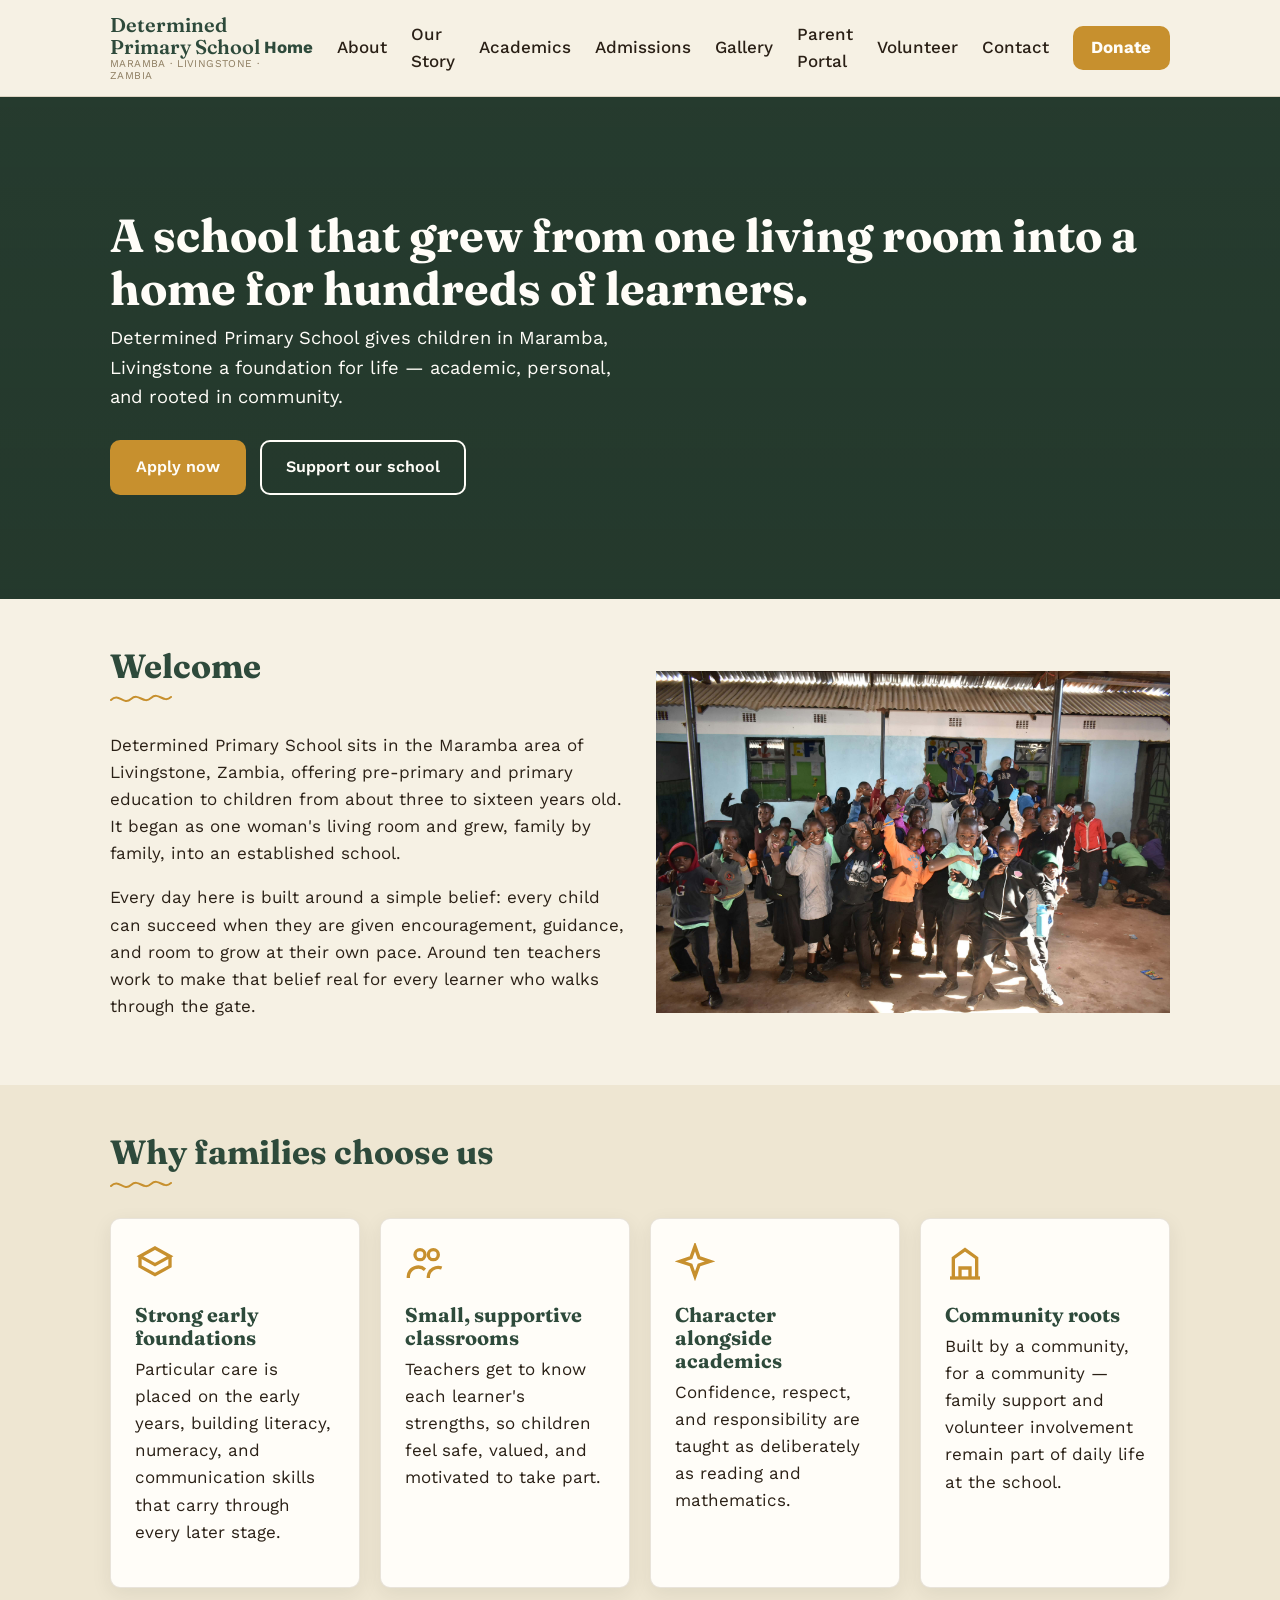
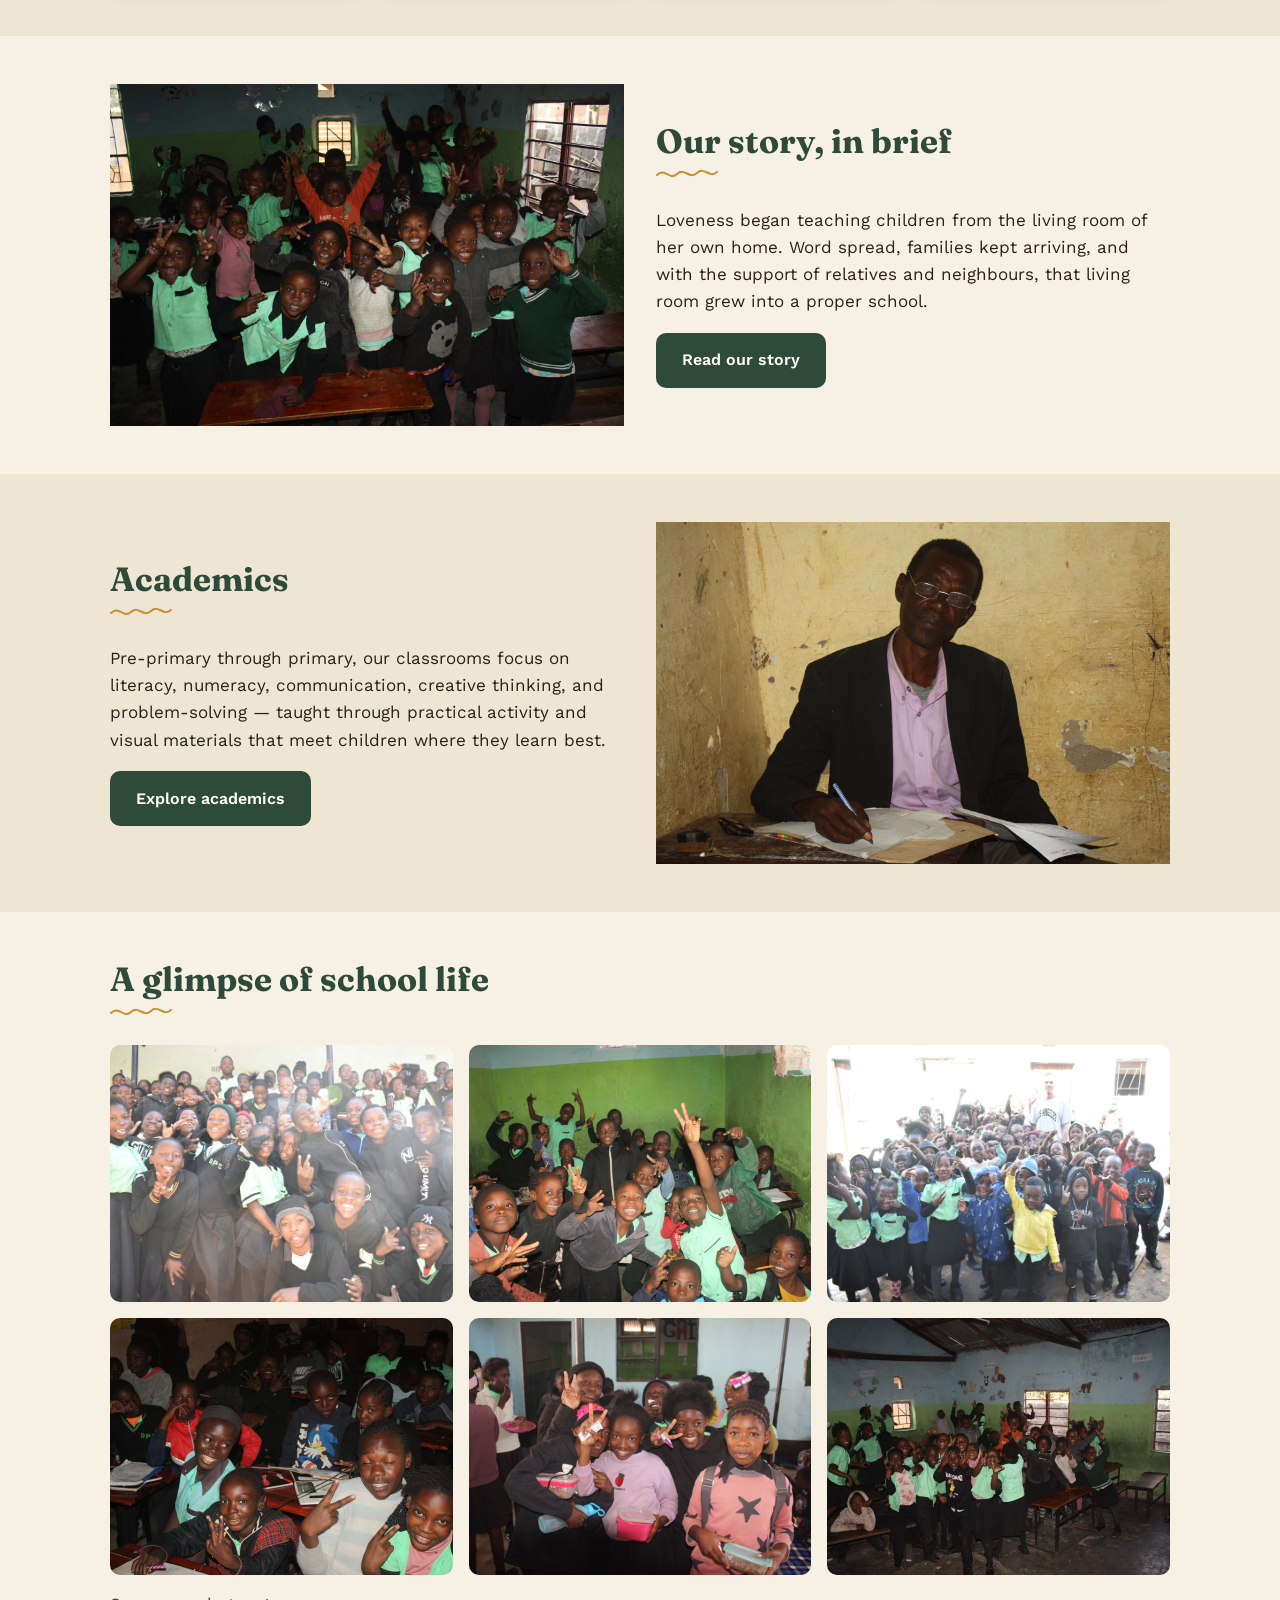
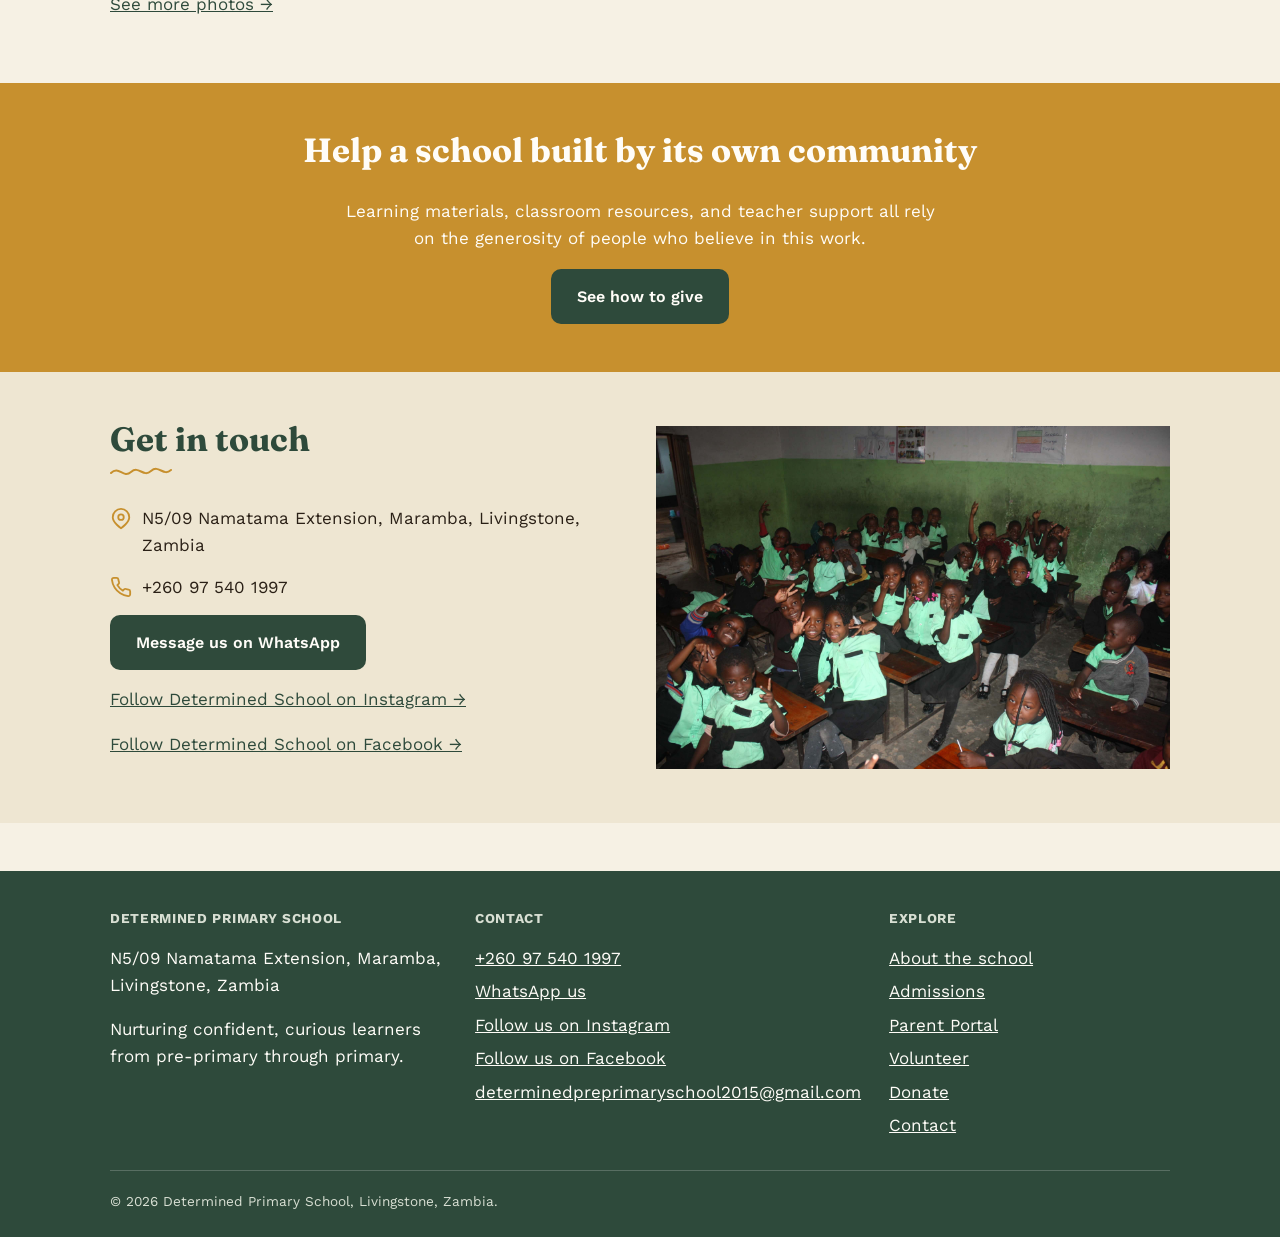
<file: index.html>
<!DOCTYPE html>
<html lang="en">
<head>
<meta charset="UTF-8">
<meta name="viewport" content="width=device-width, initial-scale=1.0">
<title>Determined Primary School | Pre-Primary & Primary School in Livingstone, Zambia</title>
<meta name="description" content="Determined Primary School is a community pre-primary and primary school in Maramba, Livingstone, Zambia, founded by Loveness. Apply, donate, or get in touch.">
<link rel="canonical" href="https://determinedschoollivingstone.net/index.html">
<link rel="icon" href="favicon.svg" type="image/svg+xml">

<link rel="preconnect" href="https://fonts.googleapis.com">
<link rel="preconnect" href="https://fonts.gstatic.com" crossorigin>
<link href="https://fonts.googleapis.com/css2?family=Fraunces:opsz,wght@9..144,500;9..144,600;9..144,700&family=Work+Sans:wght@400;500;600;700&display=swap" rel="stylesheet">
<link rel="stylesheet" href="css/style.css">

<meta property="og:type" content="website">
<meta property="og:title" content="Determined Primary School | Pre-Primary & Primary School in Livingstone, Zambia">
<meta property="og:description" content="Determined Primary School is a community pre-primary and primary school in Maramba, Livingstone, Zambia, founded by Loveness. Apply, donate, or get in touch.">
<meta property="og:url" content="https://determinedschoollivingstone.net/index.html">
<meta property="og:image" content="https://determinedschoollivingstone.net/images/hero-classroom.jpg">
<meta name="twitter:card" content="summary_large_image">
<meta name="twitter:title" content="Determined Primary School | Pre-Primary & Primary School in Livingstone, Zambia">
<meta name="twitter:description" content="Determined Primary School is a community pre-primary and primary school in Maramba, Livingstone, Zambia, founded by Loveness. Apply, donate, or get in touch.">
<script type="application/ld+json">
{
  "@context": "https://schema.org",
  "@type": "School",
  "name": "Determined Primary School",
  "address": {
    "@type": "PostalAddress",
    "streetAddress": "N5/09 Namatama Extension, Maramba",
    "addressLocality": "Livingstone",
    "addressCountry": "Zambia"
  },
  "telephone": "+260975401997",
  "url": "https://determinedschoollivingstone.net",
  "description": "A community pre-primary and primary school in Maramba, Livingstone, Zambia, founded by Loveness."
}
</script>
</head>
<body>
<a class="skip-link" href="#main">Skip to main content</a>
<header class="site-header">
  <div class="header-inner">
    <a class="logo" href="index.html">Determined Primary School
      <span>Maramba &middot; Livingstone &middot; Zambia</span>
    </a>
    <button class="nav-toggle" aria-expanded="false" aria-controls="main-nav" aria-label="Open menu">
      <svg viewBox="0 0 24 24" fill="none" stroke="currentColor" stroke-width="2" stroke-linecap="round"><line x1="3" y1="6" x2="21" y2="6"/><line x1="3" y1="12" x2="21" y2="12"/><line x1="3" y1="18" x2="21" y2="18"/></svg>
    </button>
    <nav class="main-nav" id="main-nav" aria-label="Primary">
        <a href="index.html" aria-current="page">Home</a>
        <a href="about.html">About</a>
        <a href="our-story.html">Our Story</a>
        <a href="academics.html">Academics</a>
        <a href="admissions.html">Admissions</a>
        <a href="gallery.html">Gallery</a>
        <a href="portal.html">Parent Portal</a>
        <a href="volunteer.html">Volunteer</a>
        <a href="contact.html">Contact</a>
        <a href="donate.html" class="nav-donate">Donate</a>
    </nav>
  </div>
</header>
<main id="main">

<section class="hero">
  <div class="hero-inner">
    <h1>A school that grew from one living room into a home for hundreds of learners.</h1>
    <p class="tagline">Determined Primary School gives children in Maramba, Livingstone a foundation for life &mdash; academic, personal, and rooted in community.</p>
    <div class="hero-actions">
      <a class="btn btn-primary" href="apply.html">Apply now</a>
      <a class="btn btn-outline" href="donate.html">Support our school</a>
    </div>
  </div>
</section>

<section>
  <div class="container">
    <div class="two-col">
      <div>
        <h2 class="section-title">Welcome</h2>
        <p>Determined Primary School sits in the Maramba area of Livingstone, Zambia, offering pre-primary and primary education to children from about three to sixteen years old. It began as one woman's living room and grew, family by family, into an established school.</p>
        <p>Every day here is built around a simple belief: every child can succeed when they are given encouragement, guidance, and room to grow at their own pace. Around ten teachers work to make that belief real for every learner who walks through the gate.</p>
      </div>
      <div>
        <img src="images/hero-classroom.jpg" width="640" height="480" alt="Learners at Determined Primary School seated together in a classroom in Maramba, Livingstone" loading="lazy">
      </div>
    </div>
  </div>
</section>

<section class="section-alt">
  <div class="container">
    <h2 class="section-title">Why families choose us</h2>
    <div class="card-grid cols-4">
      <div class="card fade-in">
        <svg class="icon" viewBox="0 0 24 24" fill="none" stroke="currentColor" stroke-width="2"><path d="M12 3l9 5-9 5-9-5 9-5z"/><path d="M3 8v6l9 5 9-5V8"/></svg>
        <h3>Strong early foundations</h3>
        <p>Particular care is placed on the early years, building literacy, numeracy, and communication skills that carry through every later stage.</p>
      </div>
      <div class="card fade-in">
        <svg class="icon" viewBox="0 0 24 24" fill="none" stroke="currentColor" stroke-width="2"><circle cx="9" cy="7" r="3"/><circle cx="17" cy="7" r="3"/><path d="M2 21v-1a6 6 0 0 1 10-4"/><path d="M14 21v-1a6 6 0 0 1 8-5"/></svg>
        <h3>Small, supportive classrooms</h3>
        <p>Teachers get to know each learner's strengths, so children feel safe, valued, and motivated to take part.</p>
      </div>
      <div class="card fade-in">
        <svg class="icon" viewBox="0 0 24 24" fill="none" stroke="currentColor" stroke-width="2"><path d="M12 2l2.4 6.8L21 11l-6.6 2.2L12 20l-2.4-6.8L3 11l6.6-2.2z"/></svg>
        <h3>Character alongside academics</h3>
        <p>Confidence, respect, and responsibility are taught as deliberately as reading and mathematics.</p>
      </div>
      <div class="card fade-in">
        <svg class="icon" viewBox="0 0 24 24" fill="none" stroke="currentColor" stroke-width="2"><path d="M3 21h18"/><path d="M5 21V9l7-5 7 5v12"/><path d="M9 21v-6h6v6"/></svg>
        <h3>Community roots</h3>
        <p>Built by a community, for a community &mdash; family support and volunteer involvement remain part of daily life at the school.</p>
      </div>
    </div>
  </div>
</section>

<section>
  <div class="container two-col">
    <div>
      <img src="images/our-story-preview.jpg" width="640" height="480" alt="A quiet corner representing the home where Loveness first began teaching children" loading="lazy">
    </div>
    <div>
      <h2 class="section-title">Our story, in brief</h2>
      <p>Loveness began teaching children from the living room of her own home. Word spread, families kept arriving, and with the support of relatives and neighbours, that living room grew into a proper school.</p>
      <a class="btn btn-green" href="our-story.html">Read our story</a>
    </div>
  </div>
</section>

<section class="section-alt">
  <div class="container two-col">
    <div>
      <h2 class="section-title">Academics</h2>
      <p>Pre-primary through primary, our classrooms focus on literacy, numeracy, communication, creative thinking, and problem-solving &mdash; taught through practical activity and visual materials that meet children where they learn best.</p>
      <a class="btn btn-green" href="academics.html">Explore academics</a>
    </div>
    <div>
      <img src="images/academics-preview.jpg" width="640" height="480" alt="Learners working with visual classroom materials" loading="lazy">
    </div>
  </div>
</section>

<section>
  <div class="container">
    <h2 class="section-title">A glimpse of school life</h2>
    <div class="gallery-grid">
      <button type="button" data-lightbox-trigger data-caption="Classrooms at Determined Primary School">
        <img src="images/gallery-01.jpg" width="400" height="300" alt="Classroom at Determined Primary School" loading="lazy">
      </button>
      <button type="button" data-lightbox-trigger data-caption="Learners at Determined Primary School">
        <img src="images/gallery-02.jpg" width="400" height="300" alt="Learners at Determined Primary School" loading="lazy">
      </button>
      <button type="button" data-lightbox-trigger data-caption="Classroom activities">
        <img src="images/gallery-03.jpg" width="400" height="300" alt="Children taking part in a classroom activity" loading="lazy">
      </button>
      <button type="button" data-lightbox-trigger data-caption="The school grounds">
        <img src="images/gallery-04.jpg" width="400" height="300" alt="The grounds of Determined Primary School" loading="lazy">
      </button>
      <button type="button" data-lightbox-trigger data-caption="Learners at Determined Primary School">
        <img src="images/gallery-05.jpg" width="400" height="300" alt="Learners working together" loading="lazy">
      </button>
      <button type="button" data-lightbox-trigger data-caption="Classroom activities">
        <img src="images/gallery-06.jpg" width="400" height="300" alt="A hands-on classroom lesson" loading="lazy">
      </button>
    </div>
    <p style="margin-top:1rem;"><a href="gallery.html">See more photos &rarr;</a></p>
  </div>
</section>

<section class="donate-band">
  <div class="container">
    <h2 class="section-title">Help a school built by its own community</h2>
    <p>Learning materials, classroom resources, and teacher support all rely on the generosity of people who believe in this work.</p>
    <a class="btn btn-green" href="donate.html">See how to give</a>
  </div>
</section>

<section class="section-alt">
  <div class="container two-col">
    <div>
      <h2 class="section-title">Get in touch</h2>
      <ul class="info-list">
        <li>
          <svg viewBox="0 0 24 24" fill="none" stroke="currentColor" stroke-width="2"><path d="M21 10c0 6-9 12-9 12s-9-6-9-12a9 9 0 0 1 18 0z"/><circle cx="12" cy="10" r="3"/></svg>
          N5/09 Namatama Extension, Maramba, Livingstone, Zambia
        </li>
        <li>
          <svg viewBox="0 0 24 24" fill="none" stroke="currentColor" stroke-width="2"><path d="M22 16.92v3a2 2 0 0 1-2.18 2 19.79 19.79 0 0 1-8.63-3.07 19.5 19.5 0 0 1-6-6 19.79 19.79 0 0 1-3.07-8.67A2 2 0 0 1 4.11 2h3a2 2 0 0 1 2 1.72c.13.96.36 1.9.7 2.81a2 2 0 0 1-.45 2.11L8.09 9.91a16 16 0 0 0 6 6l1.27-1.27a2 2 0 0 1 2.11-.45c.91.34 1.85.57 2.81.7A2 2 0 0 1 22 16.92z"/></svg>
          +260 97 540 1997
        </li>
      </ul>
      <a class="btn btn-whatsapp" href="https://wa.me/260975401997" target="_blank" rel="noopener">Message us on WhatsApp</a>
      <p style="margin-top:1rem;"><a href="https://www.instagram.com/determinedschoollivingstone" target="_blank" rel="noopener noreferrer">Follow Determined School on Instagram &rarr;</a></p>
      <p style="margin-top:1rem;"><a href="https://www.fb.com/l/6lp1kJRRR" target="_blank" rel="noopener noreferrer">Follow Determined School on Facebook &rarr;</a></p>
    </div>
    <div>
      <img src="images/contact-preview.jpg" width="640" height="480" alt="The entrance to Determined Primary School" loading="lazy">
    </div>
  </div>
</section>
</main>
<footer class="site-footer">
  <div class="container">
    <div class="footer-grid">
      <div>
        <h4>Determined Primary School</h4>
        <p>N5/09 Namatama Extension, Maramba, Livingstone, Zambia</p>
        <p>Nurturing confident, curious learners from pre-primary through primary.</p>
      </div>
      <div>
        <h4>Contact</h4>
        <ul class="footer-nav">
          <li><a href="tel:+260975401997">+260 97 540 1997</a></li>
          <li><a href="https://wa.me/260975401997" target="_blank" rel="noopener">WhatsApp us</a></li>
          <li><a href="https://www.instagram.com/determinedschoollivingstone" target="_blank" rel="noopener noreferrer">Follow us on Instagram</a></li>
          <li><a href="https://www.fb.com/l/6lp1kJRRR" target="_blank" rel="noopener noreferrer">Follow us on Facebook</a></li>
          <li><a href="mailto:determinedpreprimaryschool2015@gmail.com">determinedpreprimaryschool2015@gmail.com</a></li>
        </ul>
      </div>
      <div>
        <h4>Explore</h4>
        <ul class="footer-nav">
          <li><a href="about.html">About the school</a></li>
          <li><a href="admissions.html">Admissions</a></li>
          <li><a href="portal.html">Parent Portal</a></li>
          <li><a href="volunteer.html">Volunteer</a></li>
          <li><a href="donate.html">Donate</a></li>
          <li><a href="contact.html">Contact</a></li>
        </ul>
      </div>
    </div>
    <div class="footer-bottom">
      &copy; <span id="year"></span> Determined Primary School, Livingstone, Zambia.
    </div>
  </div>
</footer>
<script>document.getElementById('year').textContent = new Date().getFullYear();</script>
<script src="js/main.js"></script>
</body>
</html>
</file>
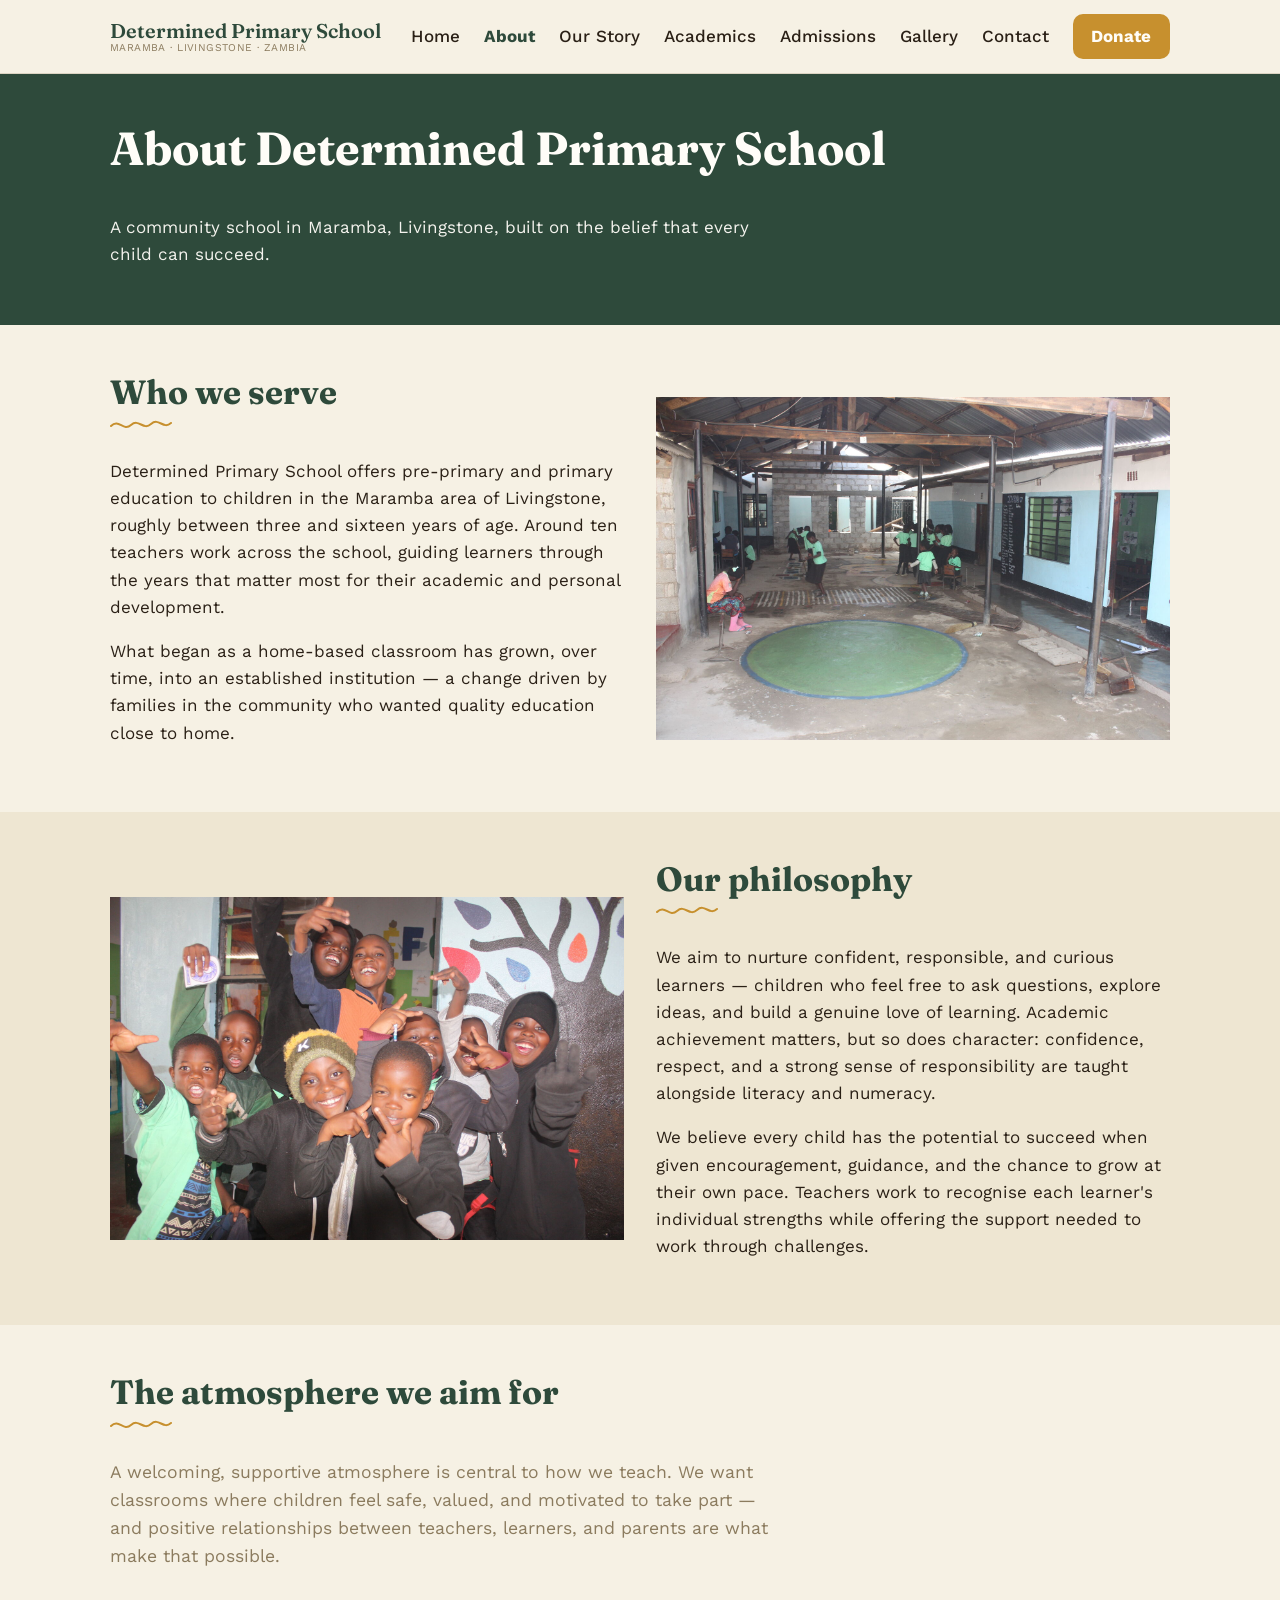
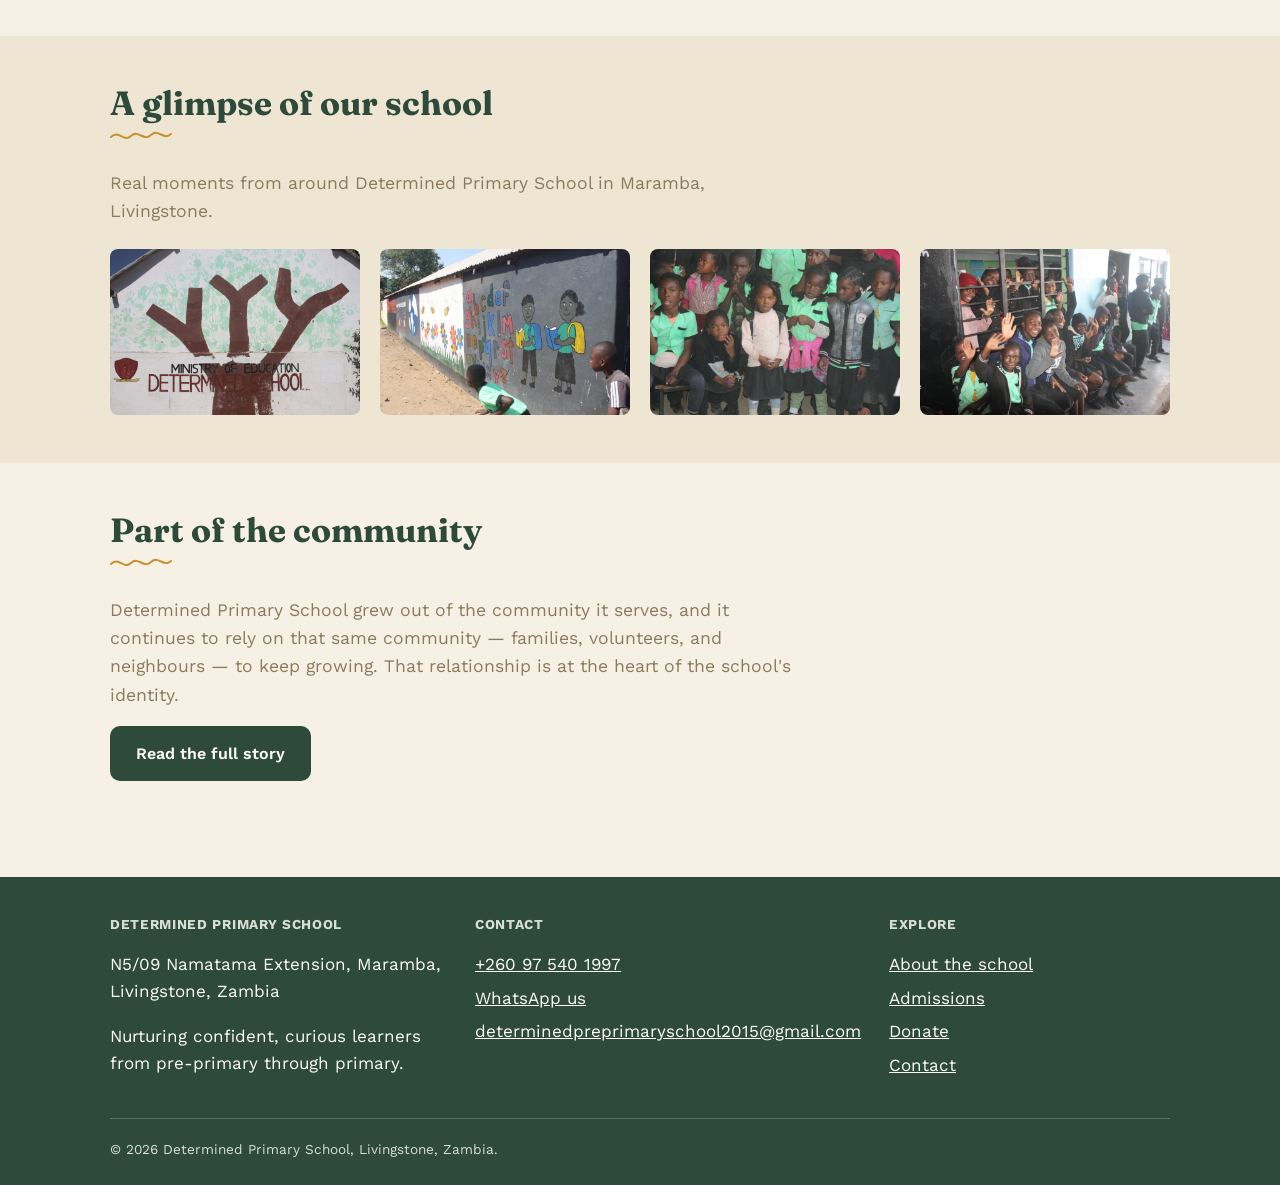
<file: about.html>
<!DOCTYPE html>
<html lang="en">
<head>
<meta charset="UTF-8">
<meta name="viewport" content="width=device-width, initial-scale=1.0">
<title>About Us | Determined Primary School, Livingstone, Zambia</title>
<meta name="description" content="Learn about Determined Primary School's philosophy, approach to learners, and role in the Maramba community in Livingstone, Zambia.">
<link rel="canonical" href="https://determinedschoollivingstone.net/about.html">
<link rel="icon" href="favicon.svg" type="image/svg+xml">

<link rel="preconnect" href="https://fonts.googleapis.com">
<link rel="preconnect" href="https://fonts.gstatic.com" crossorigin>
<link href="https://fonts.googleapis.com/css2?family=Fraunces:opsz,wght@9..144,500;9..144,600;9..144,700&family=Work+Sans:wght@400;500;600;700&display=swap" rel="stylesheet">
<link rel="stylesheet" href="css/style.css">

<meta property="og:type" content="website">
<meta property="og:title" content="About Us | Determined Primary School, Livingstone, Zambia">
<meta property="og:description" content="Learn about Determined Primary School's philosophy, approach to learners, and role in the Maramba community in Livingstone, Zambia.">
<meta property="og:url" content="https://determinedschoollivingstone.net/about.html">
<meta property="og:image" content="https://determinedschoollivingstone.net/images/hero-classroom.jpg">
<meta name="twitter:card" content="summary_large_image">
<meta name="twitter:title" content="About Us | Determined Primary School, Livingstone, Zambia">
<meta name="twitter:description" content="Learn about Determined Primary School's philosophy, approach to learners, and role in the Maramba community in Livingstone, Zambia.">
</head>
<body>
<a class="skip-link" href="#main">Skip to main content</a>
<header class="site-header">
  <div class="header-inner">
    <a class="logo" href="index.html">Determined Primary School
      <span>Maramba &middot; Livingstone &middot; Zambia</span>
    </a>
    <button class="nav-toggle" aria-expanded="false" aria-controls="main-nav" aria-label="Open menu">
      <svg viewBox="0 0 24 24" fill="none" stroke="currentColor" stroke-width="2" stroke-linecap="round"><line x1="3" y1="6" x2="21" y2="6"/><line x1="3" y1="12" x2="21" y2="12"/><line x1="3" y1="18" x2="21" y2="18"/></svg>
    </button>
    <nav class="main-nav" id="main-nav" aria-label="Primary">
        <a href="index.html">Home</a>
        <a href="about.html" aria-current="page">About</a>
        <a href="our-story.html">Our Story</a>
        <a href="academics.html">Academics</a>
        <a href="admissions.html">Admissions</a>
        <a href="gallery.html">Gallery</a>
        <a href="contact.html">Contact</a>
        <a href="donate.html" class="nav-donate">Donate</a>
    </nav>
  </div>
</header>
<main id="main">

<section class="page-hero">
  <div class="container">
    <h1>About Determined Primary School</h1>
    <p>A community school in Maramba, Livingstone, built on the belief that every child can succeed.</p>
  </div>
</section>

<section>
  <div class="container">
    <div class="two-col">
      <div>
        <h2 class="section-title">Who we serve</h2>
        <p>Determined Primary School offers pre-primary and primary education to children in the Maramba area of Livingstone, roughly between three and sixteen years of age. Around ten teachers work across the school, guiding learners through the years that matter most for their academic and personal development.</p>
        <p>What began as a home-based classroom has grown, over time, into an established institution &mdash; a change driven by families in the community who wanted quality education close to home.</p>
      </div>
      <div>
        <img src="images/school-courtyard-classrooms.jpg" width="640" height="480" alt="Open-air courtyard and classrooms at Determined Primary School in Maramba, Livingstone" loading="lazy">
      </div>
    </div>
  </div>
</section>

<section class="section-alt">
  <div class="container two-col">
    <div>
      <img src="images/pupils-boys-smiling.jpg" width="640" height="480" alt="Pupils at Determined Primary School smiling together in the classroom doorway" loading="lazy">
    </div>
    <div>
      <h2 class="section-title">Our philosophy</h2>
      <p>We aim to nurture confident, responsible, and curious learners &mdash; children who feel free to ask questions, explore ideas, and build a genuine love of learning. Academic achievement matters, but so does character: confidence, respect, and a strong sense of responsibility are taught alongside literacy and numeracy.</p>
      <p>We believe every child has the potential to succeed when given encouragement, guidance, and the chance to grow at their own pace. Teachers work to recognise each learner's individual strengths while offering the support needed to work through challenges.</p>
    </div>
  </div>
</section>

<section>
  <div class="container">
    <h2 class="section-title">The atmosphere we aim for</h2>
    <p class="lede">A welcoming, supportive atmosphere is central to how we teach. We want classrooms where children feel safe, valued, and motivated to take part &mdash; and positive relationships between teachers, learners, and parents are what make that possible.</p>
  </div>
</section>

<section class="section-alt">
  <div class="container">
    <h2 class="section-title">A glimpse of our school</h2>
    <p class="lede">Real moments from around Determined Primary School in Maramba, Livingstone.</p>
    <div style="display:grid; grid-template-columns:repeat(auto-fit, minmax(220px, 1fr)); gap:1.25rem; margin-top:1.5rem;">
      <figure style="margin:0;">
        <img src="images/school-entrance-signage.jpg" alt="Entrance signage for Determined Primary School, Maramba, Livingstone, Zambia" loading="lazy" style="width:100%; height:auto; border-radius:8px; display:block;">
      </figure>
      <figure style="margin:0;">
        <img src="images/school-alphabet-mural-wall.jpg" alt="Colourful alphabet and reading mural painted along the school wall" loading="lazy" style="width:100%; height:auto; border-radius:8px; display:block;">
      </figure>
      <figure style="margin:0;">
        <img src="images/pupils-group-portrait.jpg" alt="Group portrait of pupils at Determined Primary School" loading="lazy" style="width:100%; height:auto; border-radius:8px; display:block;">
      </figure>
      <figure style="margin:0;">
        <img src="images/pupils-waving-window.jpg" alt="Pupils waving through the classroom window at Determined Primary School" loading="lazy" style="width:100%; height:auto; border-radius:8px; display:block;">
      </figure>
    </div>
  </div>
</section>

<section>
  <div class="container">
    <h2 class="section-title">Part of the community</h2>
    <p class="lede">Determined Primary School grew out of the community it serves, and it continues to rely on that same community &mdash; families, volunteers, and neighbours &mdash; to keep growing. That relationship is at the heart of the school's identity.</p>
    <a class="btn btn-green" href="our-story.html">Read the full story</a>
  </div>
</section>
</main>
<footer class="site-footer">
  <div class="container">
    <div class="footer-grid">
      <div>
        <h4>Determined Primary School</h4>
        <p>N5/09 Namatama Extension, Maramba, Livingstone, Zambia</p>
        <p>Nurturing confident, curious learners from pre-primary through primary.</p>
      </div>
      <div>
        <h4>Contact</h4>
        <ul class="footer-nav">
          <li><a href="tel:+260975401997">+260 97 540 1997</a></li>
          <li><a href="https://wa.me/260975401997" target="_blank" rel="noopener">WhatsApp us</a></li>
          <li><a href="mailto:determinedpreprimaryschool2015@gmail.com">determinedpreprimaryschool2015@gmail.com</a></li>
        </ul>
      </div>
      <div>
        <h4>Explore</h4>
        <ul class="footer-nav">
          <li><a href="about.html">About the school</a></li>
          <li><a href="admissions.html">Admissions</a></li>
          <li><a href="donate.html">Donate</a></li>
          <li><a href="contact.html">Contact</a></li>
        </ul>
      </div>
    </div>
    <div class="footer-bottom">
      &copy; <span id="year"></span> Determined Primary School, Livingstone, Zambia.
    </div>
  </div>
</footer>
<script>document.getElementById('year').textContent = new Date().getFullYear();</script>
<script src="js/main.js"></script>
</body>
</html>
</file>
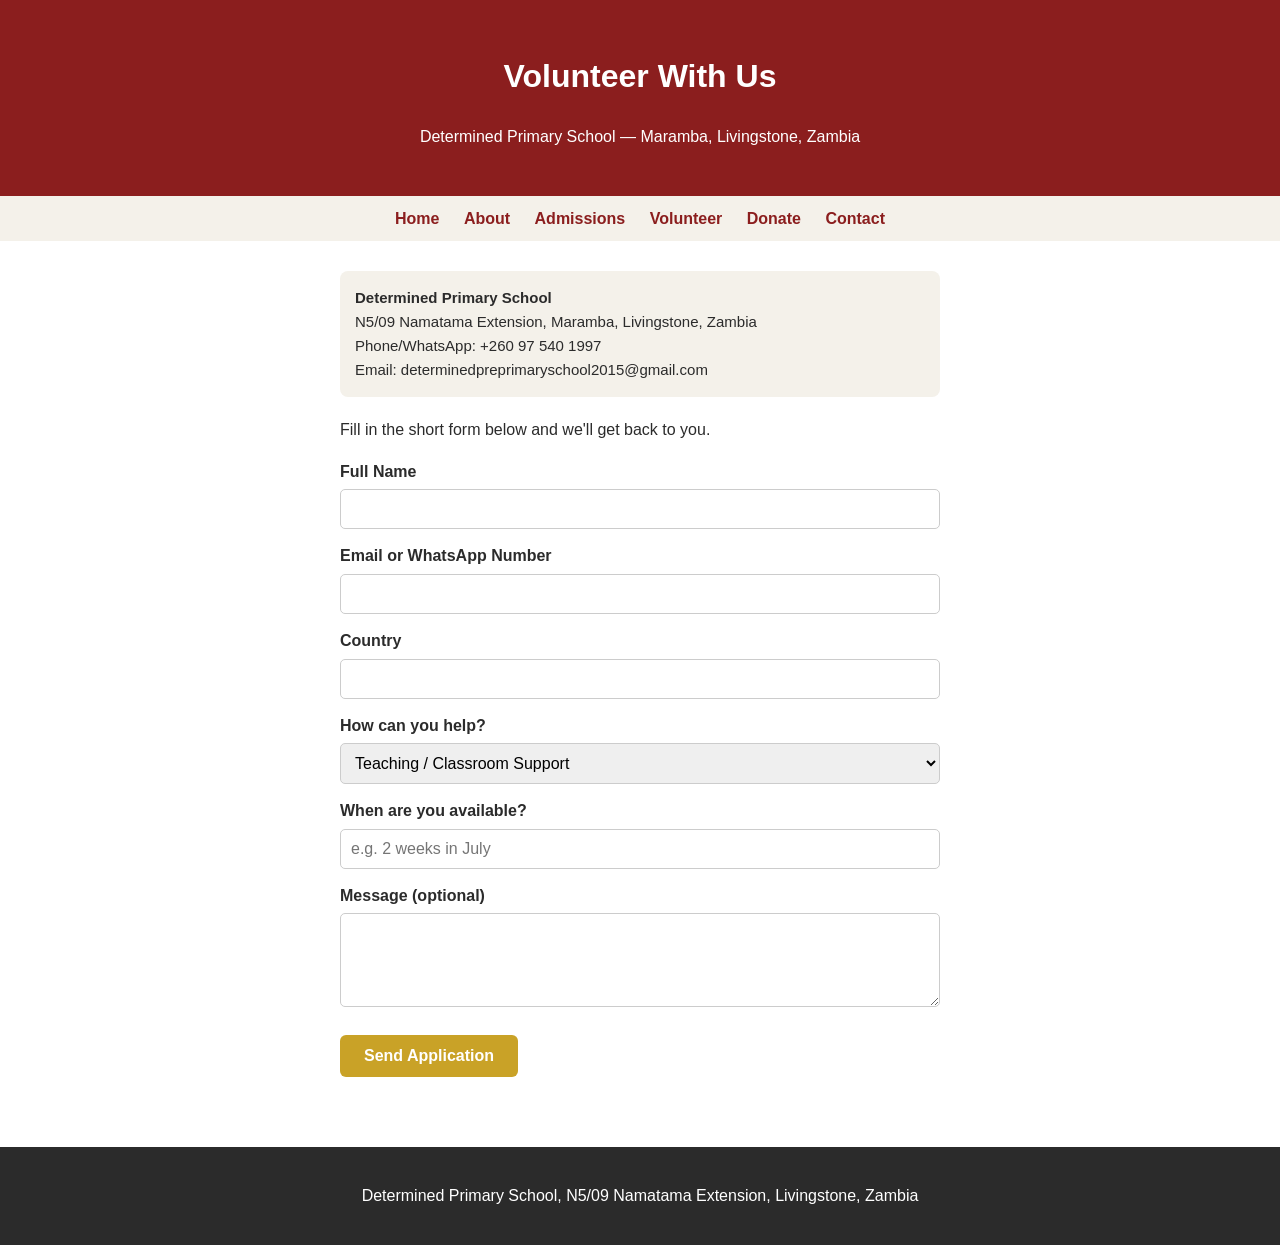
<file: volunteer.html>
<!DOCTYPE html>
<html lang="en">
<head>
<meta charset="UTF-8">
<title>Volunteer With Us | Determined Primary School</title>
<meta name="viewport" content="width=device-width, initial-scale=1.0">
<style>
  body { font-family: Arial, sans-serif; margin:0; color:#2b2b2b; line-height:1.6; }
  header { background:#8B1E1E; color:#fff; padding:30px 20px; text-align:center; }
  nav { text-align:center; padding:10px; background:#f4f1ea; }
  nav a { margin:0 10px; color:#8B1E1E; text-decoration:none; font-weight:bold; }
  main { max-width:600px; margin:0 auto; padding:30px 20px; }
  h2 { color:#8B1E1E; }
  label { display:block; margin-top:14px; font-weight:bold; }
  input, textarea, select { width:100%; padding:10px; margin-top:5px; border:1px solid #ccc; border-radius:5px; font-size:16px; box-sizing:border-box; }
  button { margin-top:20px; background:#C9A227; color:#fff; border:none; padding:12px 24px; border-radius:6px; font-weight:bold; font-size:16px; cursor:pointer; }
  .school-info { background:#f4f1ea; padding:15px; border-radius:8px; margin-bottom:20px; font-size:15px; }
  footer { background:#2b2b2b; color:#fff; text-align:center; padding:20px; margin-top:40px; }
</style>
</head>
<body>

<header>
  <h1>Volunteer With Us</h1>
  <p>Determined Primary School — Maramba, Livingstone, Zambia</p>
</header>

<nav>
  <a href="index.html">Home</a>
  <a href="about.html">About</a>
  <a href="admissions.html">Admissions</a>
  <a href="volunteer.html">Volunteer</a>
  <a href="donate.html">Donate</a>
  <a href="contact.html">Contact</a>
</nav>

<main>
  <div class="school-info">
    <strong>Determined Primary School</strong><br>
    N5/09 Namatama Extension, Maramba, Livingstone, Zambia<br>
    Phone/WhatsApp: +260 97 540 1997<br>
    Email: determinedpreprimaryschool2015@gmail.com
  </div>

  <p>Fill in the short form below and we'll get back to you.</p>

  <form action="https://formsubmit.co/determinedpreprimaryschool2015@gmail.com" method="POST">
    <input type="hidden" name="_subject" value="New Volunteer Application">
    <input type="hidden" name="_template" value="table">

    <label>Full Name</label>
    <input type="text" name="Name" required>

    <label>Email or WhatsApp Number</label>
    <input type="text" name="Contact" required>

    <label>Country</label>
    <input type="text" name="Country" required>

    <label>How can you help?</label>
    <select name="Help Type" required>
      <option value="Teaching">Teaching / Classroom Support</option>
      <option value="Sports/Arts">Sports or Arts</option>
      <option value="Building/Maintenance">Building & Maintenance</option>
      <option value="Fundraising">Fundraising / Donor Connections</option>
      <option value="Other">Other</option>
    </select>

    <label>When are you available?</label>
    <input type="text" name="Availability" placeholder="e.g. 2 weeks in July">

    <label>Message (optional)</label>
    <textarea name="Message" rows="4"></textarea>

    <button type="submit">Send Application</button>
  </form>
</main>

<footer>
  <p>Determined Primary School, N5/09 Namatama Extension, Livingstone, Zambia</p>
</footer>

</body>
</html>
</file>
<file: css/style.css>
/* ===========================================================
   Determined Primary School — stylesheet
   Design tokens: deep grounded green + warm ochre accent on a
   soft cream ground, warm dark ink for text, muted taupe for
   borders/captions. Headings in Fraunces (warm, characterful
   serif), body in Work Sans (legible workhorse on small phone
   screens). Signature element: a thin hand-drawn "growth line"
   (a single rootlike stroke) marks milestones on the Our Story
   page and echoes as a quiet underline beneath section titles.
   =========================================================== */

:root {
  /* Colour tokens */
  --color-green: #2e4a3b;       /* primary — deep grounded green */
  --color-green-dark: #223529;  /* hover / pressed state */
  --color-ochre: #c7902e;       /* accent — reserved for CTAs */
  --color-ochre-dark: #a8781f;
  --color-cream: #f6f1e4;       /* page background */
  --color-cream-alt: #eee6d2;   /* alternating section background */
  --color-ink: #2a2016;         /* body text */
  --color-mute: #8b7b5e;        /* borders, captions, meta text */
  --color-sage: #dce3d3;        /* soft card background */
  --color-white: #fffdf8;

  /* Type */
  --font-display: "Fraunces", "Georgia", serif;
  --font-body: "Work Sans", "Segoe UI", sans-serif;

  /* Layout */
  --max-width: 1100px;
  --radius: 10px;
  --shadow-soft: 0 6px 20px rgba(42, 32, 22, 0.08);
}

/* ---------- Reset ---------- */
*, *::before, *::after { box-sizing: border-box; }
html { scroll-behavior: smooth; }
@media (prefers-reduced-motion: reduce) {
  html { scroll-behavior: auto; }
  *, *::before, *::after {
    animation-duration: 0.001ms !important;
    animation-iteration-count: 1 !important;
    transition-duration: 0.001ms !important;
    scroll-behavior: auto !important;
  }
}

body {
  margin: 0;
  font-family: var(--font-body);
  background: var(--color-cream);
  color: var(--color-ink);
  font-size: 17px;
  line-height: 1.6;
}

img { max-width: 100%; height: auto; display: block; }
a { color: var(--color-green); }
a:hover { color: var(--color-ochre-dark); }

h1, h2, h3, h4 {
  font-family: var(--font-display);
  color: var(--color-green);
  line-height: 1.15;
  margin-top: 0;
}
h1 { font-size: clamp(2rem, 6vw, 2.9rem); }
h2 { font-size: clamp(1.5rem, 4.5vw, 2.1rem); }
h3 { font-size: 1.25rem; }

p { margin: 0 0 1em; }

.container {
  max-width: var(--max-width);
  margin: 0 auto;
  padding: 0 1.25rem;
}

/* Section title with the signature quiet underline stroke */
.section-title {
  position: relative;
  margin-bottom: 1.75rem;
}
.section-title::after {
  content: "";
  display: block;
  width: 64px;
  height: 10px;
  margin-top: 0.5rem;
  background-image: url("data:image/svg+xml,%3Csvg xmlns='http://www.w3.org/2000/svg' viewBox='0 0 64 10'%3E%3Cpath d='M1 6c8-8 12 6 20-1s12 6 20-1 12 6 20-1' fill='none' stroke='%23c7902e' stroke-width='2' stroke-linecap='round'/%3E%3C/svg%3E");
  background-repeat: no-repeat;
}

/* Skip link for keyboard users */
.skip-link {
  position: absolute;
  left: -999px;
  top: 0;
  background: var(--color-green);
  color: var(--color-white);
  padding: 0.6em 1em;
  z-index: 1000;
}
.skip-link:focus {
  left: 0.5rem;
  top: 0.5rem;
}

:focus-visible {
  outline: 3px solid var(--color-ochre);
  outline-offset: 2px;
}

/* ---------- Buttons ---------- */
.btn {
  display: inline-block;
  font-family: var(--font-body);
  font-weight: 600;
  text-decoration: none;
  padding: 0.8em 1.5em;
  border-radius: var(--radius);
  border: 2px solid transparent;
  cursor: pointer;
  font-size: 1rem;
  transition: background-color 0.15s ease, color 0.15s ease, transform 0.1s ease;
}
.btn:active { transform: translateY(1px); }

.btn-primary {
  background: var(--color-ochre);
  color: var(--color-white);
}
.btn-primary:hover { background: var(--color-ochre-dark); color: var(--color-white); }

.btn-outline {
  background: transparent;
  border-color: var(--color-white);
  color: var(--color-white);
}
.btn-outline:hover { background: rgba(255,255,255,0.15); color: var(--color-white); }

.btn-green {
  background: var(--color-green);
  color: var(--color-white);
}
.btn-green:hover { background: var(--color-green-dark); color: var(--color-white); }

.btn-whatsapp {
  background: #2f4a3b;
  color: var(--color-white);
  display: inline-flex;
  align-items: center;
  gap: 0.5em;
}
.btn-whatsapp:hover { background: var(--color-green-dark); color: var(--color-white); }

/* ---------- Header / nav ---------- */
.site-header {
  background: var(--color-cream);
  border-bottom: 1px solid rgba(139,123,94,0.25);
  position: sticky;
  top: 0;
  z-index: 100;
}
.header-inner {
  display: flex;
  align-items: center;
  justify-content: space-between;
  padding: 0.9rem 1.25rem;
  max-width: var(--max-width);
  margin: 0 auto;
}
.logo {
  font-family: var(--font-display);
  font-weight: 600;
  font-size: 1.25rem;
  color: var(--color-green);
  text-decoration: none;
  line-height: 1.1;
}
.logo span { display: block; font-family: var(--font-body); font-size: 0.65rem; font-weight: 400; color: var(--color-mute); letter-spacing: 0.04em; text-transform: uppercase; }

.nav-toggle {
  display: inline-flex;
  background: none;
  border: 2px solid var(--color-green);
  border-radius: 8px;
  padding: 0.4em 0.6em;
  cursor: pointer;
}
.nav-toggle span,
.nav-toggle::before,
.nav-toggle::after { content: none; }
.nav-toggle svg { width: 22px; height: 22px; display: block; }

.main-nav {
  display: none;
  flex-direction: column;
  gap: 0.25rem;
  width: 100%;
  padding: 0.5rem 1.25rem 1rem;
}
.main-nav.open { display: flex; }
.main-nav a {
  display: block;
  padding: 0.6em 0.2em;
  text-decoration: none;
  color: var(--color-ink);
  font-weight: 500;
  border-bottom: 1px solid rgba(139,123,94,0.15);
}
.main-nav a[aria-current="page"] { color: var(--color-green); font-weight: 700; }
.main-nav .nav-donate {
  margin-top: 0.5rem;
  background: var(--color-ochre);
  color: var(--color-white);
  text-align: center;
  border-radius: var(--radius);
  border-bottom: none;
  font-weight: 700;
}

@media (min-width: 780px) {
  .nav-toggle { display: none; }
  .main-nav {
    display: flex;
    flex-direction: row;
    align-items: center;
    width: auto;
    padding: 0;
    gap: 1.5rem;
  }
  .main-nav a { border-bottom: none; padding: 0.3em 0; }
  .main-nav .nav-donate { margin-top: 0; padding: 0.5em 1.1em; }
}

/* ---------- Hero ---------- */
.hero {
  position: relative;
  color: var(--color-white);
  background: linear-gradient(180deg, rgba(34,53,41,0.72), rgba(34,53,41,0.82)), var(--color-green);
  background-size: cover;
  background-position: center;
}
.hero-inner {
  max-width: var(--max-width);
  margin: 0 auto;
  padding: 4rem 1.25rem 3.5rem;
}
.hero h1 { color: var(--color-white); margin-bottom: 0.5rem; }
.hero .tagline {
  font-size: 1.15rem;
  max-width: 46ch;
  margin-bottom: 1.75rem;
}
.hero-actions { display: flex; flex-wrap: wrap; gap: 0.9rem; }

.page-hero {
  background: var(--color-green);
  color: var(--color-white);
  padding: 3rem 0 2.5rem;
}
.page-hero h1 { color: var(--color-white); }
.page-hero p { max-width: 60ch; opacity: 0.95; }

/* ---------- Sections ---------- */
section { padding: 3rem 0; }
.section-alt { background: var(--color-cream-alt); }

.two-col {
  display: grid;
  gap: 2rem;
}
@media (min-width: 780px) {
  .two-col { grid-template-columns: 1fr 1fr; align-items: center; }
}

/* ---------- Cards ---------- */
.card-grid {
  display: grid;
  gap: 1.25rem;
  grid-template-columns: 1fr;
}
@media (min-width: 620px) {
  .card-grid { grid-template-columns: 1fr 1fr; }
}
@media (min-width: 940px) {
  .card-grid.cols-4 { grid-template-columns: repeat(4, 1fr); }
}

.card {
  background: var(--color-white);
  border: 1px solid rgba(139,123,94,0.2);
  border-radius: var(--radius);
  padding: 1.5rem;
  box-shadow: var(--shadow-soft);
}
.card .icon {
  width: 40px; height: 40px;
  margin-bottom: 0.75rem;
  color: var(--color-ochre);
}
.card h3 { margin-bottom: 0.4rem; }

/* ---------- Donate CTA band ---------- */
.donate-band {
  background: var(--color-ochre);
  color: var(--color-white);
  text-align: center;
  padding: 3rem 0;
}
.donate-band h2 { color: var(--color-white); }
.donate-band .section-title::after { display: none; }
.donate-band p { max-width: 55ch; margin-left: auto; margin-right: auto; }

/* ---------- Give blocks (donate page) ---------- */
.give-grid {
  display: grid;
  gap: 1.5rem;
  grid-template-columns: 1fr;
}
@media (min-width: 700px) {
  .give-grid { grid-template-columns: repeat(2, 1fr); }
}
.give-block {
  background: var(--color-white);
  border: 1px solid rgba(139,123,94,0.25);
  border-radius: var(--radius);
  padding: 1.5rem;
  box-shadow: var(--shadow-soft);
  display: flex;
  flex-direction: column;
}
.give-block dl { margin: 0.75rem 0 1rem; }
.give-block dt { font-weight: 700; color: var(--color-mute); font-size: 0.85rem; text-transform: uppercase; letter-spacing: 0.03em; margin-top: 0.6em; }
.give-block dd { margin: 0.1em 0 0; font-family: monospace; font-size: 1.05rem; word-break: break-word; }
.give-block.talk { background: var(--color-sage); align-items: flex-start; }
.give-block.talk .btn { margin-top: auto; }

/* ---------- Forms ---------- */
.form-grid {
  display: grid;
  gap: 1.1rem;
}
.field { display: flex; flex-direction: column; gap: 0.35rem; }
.field label { font-weight: 600; }
.field .hint { font-size: 0.85rem; color: var(--color-mute); }
input, select, textarea {
  font-family: var(--font-body);
  font-size: 1rem;
  padding: 0.7em 0.8em;
  border: 2px solid rgba(139,123,94,0.4);
  border-radius: 8px;
  background: var(--color-white);
  color: var(--color-ink);
}
input:focus, select:focus, textarea:focus {
  border-color: var(--color-green);
}
textarea { resize: vertical; min-height: 6em; }
.required-note { font-size: 0.9rem; color: var(--color-mute); margin-bottom: 1rem; }
.form-status {
  margin-top: 1rem;
  padding: 0.9em 1em;
  border-radius: 8px;
  background: var(--color-sage);
  display: none;
}
.form-status.visible { display: block; }
.form-status.error { background: #f4d9d3; }

/* ---------- Gallery ---------- */
.gallery-grid {
  display: grid;
  grid-template-columns: repeat(2, 1fr);
  gap: 0.75rem;
}
@media (min-width: 620px) {
  .gallery-grid { grid-template-columns: repeat(3, 1fr); gap: 1rem; }
}
.gallery-grid button {
  padding: 0;
  border: none;
  background: none;
  cursor: pointer;
  border-radius: var(--radius);
  overflow: hidden;
  aspect-ratio: 4 / 3;
}
.gallery-grid img { width: 100%; height: 100%; object-fit: cover; }
.gallery-category { margin: 2rem 0 0.75rem; }

.lightbox {
  position: fixed;
  inset: 0;
  background: rgba(20,16,10,0.9);
  display: none;
  align-items: center;
  justify-content: center;
  z-index: 500;
  padding: 1.5rem;
}
.lightbox.open { display: flex; }
.lightbox figure { margin: 0; max-width: 900px; }
.lightbox img { border-radius: 8px; max-height: 80vh; margin: 0 auto; }
.lightbox figcaption { color: var(--color-white); text-align: center; margin-top: 0.75rem; }
.lightbox-close {
  position: absolute;
  top: 1.25rem; right: 1.25rem;
  background: var(--color-white);
  border: none;
  border-radius: 50%;
  width: 40px; height: 40px;
  font-size: 1.3rem;
  cursor: pointer;
}

/* ---------- Growth line (signature element, Our Story page) ---------- */
.growth-line {
  position: relative;
  padding-left: 2.25rem;
  border-left: 3px solid var(--color-ochre);
  margin: 0 0 2.25rem 0.5rem;
}
.growth-line .milestone {
  position: relative;
  margin-bottom: 2rem;
}
.growth-line .milestone::before {
  content: "";
  position: absolute;
  left: -2.36rem;
  top: 0.2rem;
  width: 14px; height: 14px;
  background: var(--color-ochre);
  border-radius: 50%;
  border: 3px solid var(--color-cream);
}
.growth-line .milestone:last-child { margin-bottom: 0; }
.growth-line .milestone h3 { margin-bottom: 0.3rem; }

/* fade-in on scroll, respected only when motion is allowed */
.fade-in {
  opacity: 1;
}
@media (prefers-reduced-motion: no-preference) {
  .fade-in {
    opacity: 0;
    transform: translateY(10px);
    transition: opacity 0.5s ease, transform 0.5s ease;
  }
  .fade-in.in-view { opacity: 1; transform: none; }
}

/* ---------- Contact / info blocks ---------- */
.info-list { list-style: none; padding: 0; margin: 0; }
.info-list li { margin-bottom: 0.9rem; display: flex; gap: 0.6rem; align-items: flex-start; }
.info-list svg { flex-shrink: 0; width: 22px; height: 22px; margin-top: 0.15em; color: var(--color-ochre); }

/* ---------- Steps (admissions) ---------- */
.steps { list-style: none; margin: 0; padding: 0; counter-reset: step; }
.steps li {
  counter-increment: step;
  position: relative;
  padding-left: 3rem;
  margin-bottom: 1.5rem;
}
.steps li::before {
  content: counter(step);
  position: absolute;
  left: 0; top: 0;
  width: 2.1rem; height: 2.1rem;
  background: var(--color-green);
  color: var(--color-white);
  border-radius: 50%;
  display: flex;
  align-items: center;
  justify-content: center;
  font-family: var(--font-display);
  font-weight: 600;
}

/* ---------- Footer ---------- */
.site-footer {
  background: var(--color-green);
  color: var(--color-white);
  padding: 2.5rem 0 1.5rem;
  margin-top: 3rem;
}
.site-footer a { color: var(--color-white); }
.footer-grid {
  display: grid;
  gap: 1.75rem;
  grid-template-columns: 1fr;
  margin-bottom: 1.5rem;
}
@media (min-width: 700px) {
  .footer-grid { grid-template-columns: 1.2fr 1fr 1fr; }
}
.footer-grid h4 { color: var(--color-white); font-family: var(--font-body); text-transform: uppercase; font-size: 0.85rem; letter-spacing: 0.05em; color: #d8dfd3; }
.footer-nav { list-style: none; padding: 0; margin: 0; }
.footer-nav li { margin-bottom: 0.4rem; }
.footer-bottom {
  border-top: 1px solid rgba(255,255,255,0.2);
  padding-top: 1.25rem;
  font-size: 0.85rem;
  color: #d8dfd3;
}

/* ---------- Utility ---------- */
.visually-hidden {
  position: absolute;
  width: 1px; height: 1px;
  overflow: hidden;
  clip: rect(0 0 0 0);
  white-space: nowrap;
}
.mt-0 { margin-top: 0; }
.text-center { text-align: center; }
.lede { font-size: 1.1rem; color: var(--color-mute); max-width: 62ch; }
</file>
